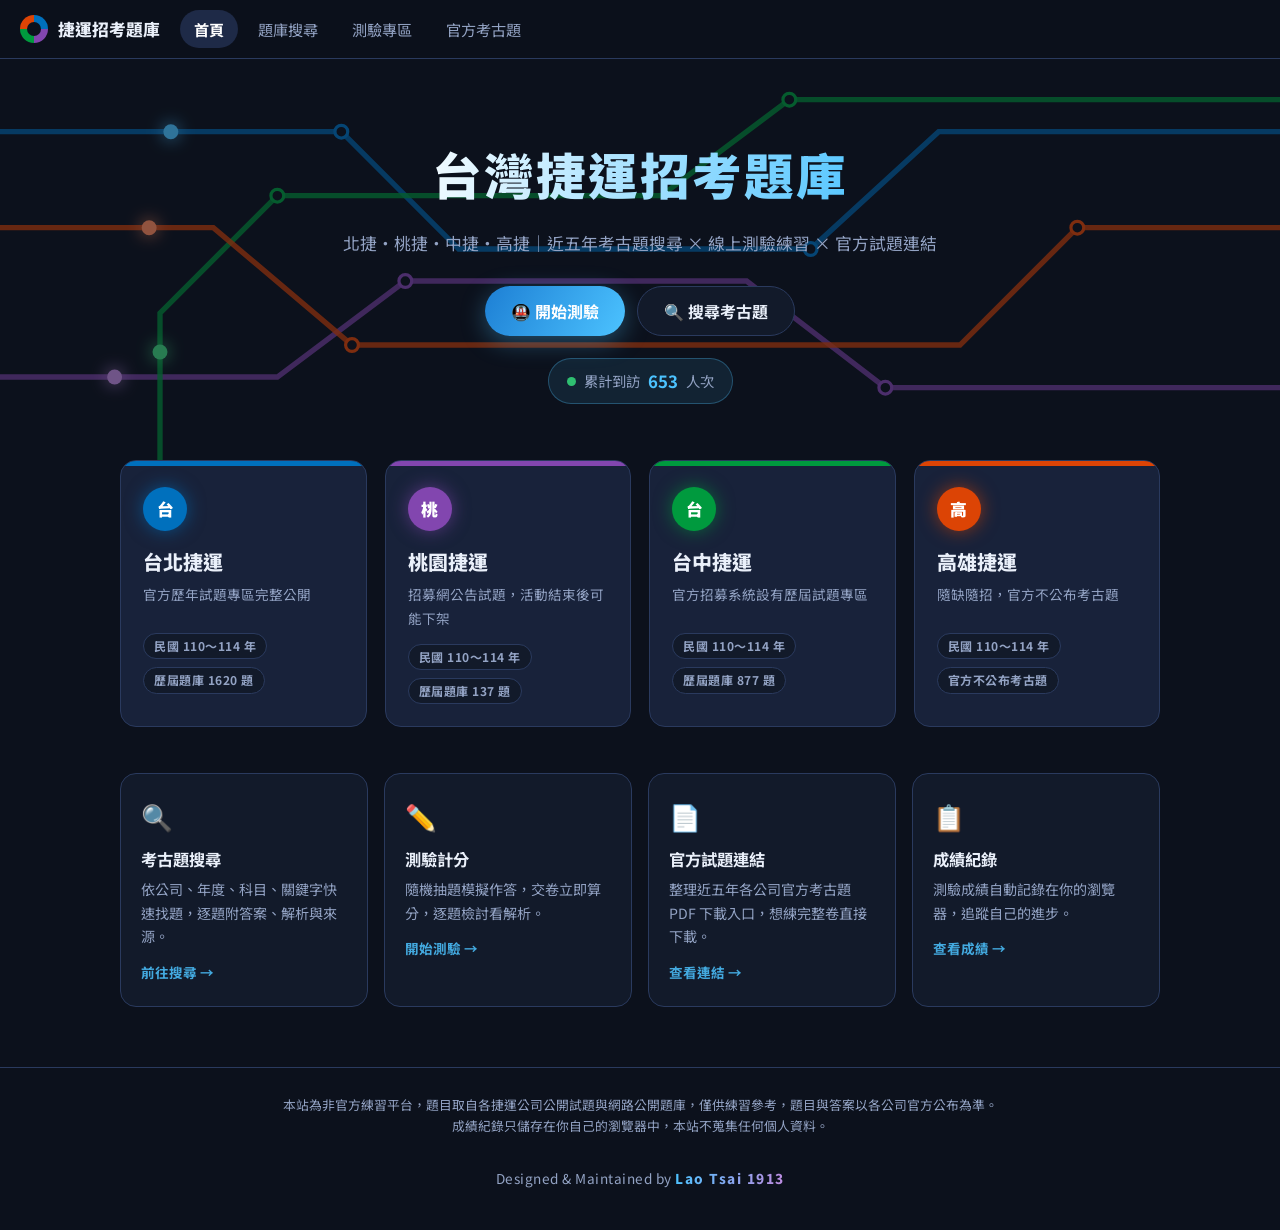
<file: index.html>
<!DOCTYPE html>
<html lang="zh-Hant-TW">
<head>
  <meta charset="UTF-8">
  <meta name="viewport" content="width=device-width, initial-scale=1.0">
  <title>台灣捷運招考題庫｜北捷・桃捷・中捷・高捷 考古題搜尋與測驗</title>
  <meta name="description" content="台北捷運、桃園捷運、台中捷運、高雄捷運招考考古題搜尋與線上測驗練習，附官方歷屆試題連結。">
  <link rel="preconnect" href="https://fonts.googleapis.com">
  <link href="https://fonts.googleapis.com/css2?family=Noto+Sans+TC:wght@400;600;700;900&display=swap" rel="stylesheet">
  <link rel="stylesheet" href="style.css">
</head>
<body>

  <nav class="nav">
    <div class="logo"><span class="logo-mark"></span>捷運招考題庫</div>
    <button data-view="home" class="active">首頁</button>
    <button data-view="search">題庫搜尋</button>
    <button data-view="quiz">測驗專區</button>
    <button data-view="resources">官方考古題</button>
  </nav>

  <!-- ===== 首頁 ===== -->
  <section class="view active" id="view-home" style="max-width:none;padding:0">
    <div class="hero">
      <div class="metro-lines">
        <svg viewBox="0 0 1200 420" preserveAspectRatio="xMidYMid slice" aria-hidden="true">
          <!-- 北捷 藍線 -->
          <path id="lineB" class="mline" stroke="#0070BD" d="M -40 90 L 320 90 L 430 200 L 760 200 L 880 90 L 1240 90"/>
          <!-- 桃捷 紫線 -->
          <path id="lineP" class="mline" stroke="#8246AF" d="M -40 320 L 260 320 L 380 230 L 700 230 L 830 330 L 1240 330"/>
          <!-- 中捷 綠線 -->
          <path id="lineG" class="mline" stroke="#009A3E" d="M 150 460 L 150 260 L 260 150 L 620 150 L 740 60 L 1240 60"/>
          <!-- 高捷 橘線 -->
          <path id="lineO" class="mline" stroke="#DC4405" d="M -40 180 L 200 180 L 330 290 L 900 290 L 1010 180 L 1240 180"/>
          <!-- 站點 -->
          <circle class="mstation" stroke="#0070BD" r="6" cx="320" cy="90"/>
          <circle class="mstation" stroke="#0070BD" r="6" cx="760" cy="200"/>
          <circle class="mstation" stroke="#8246AF" r="6" cx="380" cy="230"/>
          <circle class="mstation" stroke="#8246AF" r="6" cx="830" cy="330"/>
          <circle class="mstation" stroke="#009A3E" r="6" cx="260" cy="150"/>
          <circle class="mstation" stroke="#009A3E" r="6" cx="740" cy="60"/>
          <circle class="mstation" stroke="#DC4405" r="6" cx="330" cy="290"/>
          <circle class="mstation" stroke="#DC4405" r="6" cx="1010" cy="180"/>
          <!-- 移動的列車光點 -->
          <circle class="mtrain" r="7" fill="#4cc3ff" color="#4cc3ff">
            <animateMotion dur="9s" repeatCount="indefinite"><mpath href="#lineB"/></animateMotion>
          </circle>
          <circle class="mtrain" r="7" fill="#c08be0" color="#c08be0">
            <animateMotion dur="12s" repeatCount="indefinite"><mpath href="#lineP"/></animateMotion>
          </circle>
          <circle class="mtrain" r="7" fill="#3fd47e" color="#3fd47e">
            <animateMotion dur="11s" repeatCount="indefinite"><mpath href="#lineG"/></animateMotion>
          </circle>
          <circle class="mtrain" r="7" fill="#ff8a5c" color="#ff8a5c">
            <animateMotion dur="10s" repeatCount="indefinite"><mpath href="#lineO"/></animateMotion>
          </circle>
        </svg>
      </div>
      <h1>台灣捷運招考題庫</h1>
      <p>北捷・桃捷・中捷・高捷｜近五年考古題搜尋 × 線上測驗練習 × 官方試題連結</p>
      <div class="hero-actions">
        <button class="btn btn-primary" onclick="document.querySelector('[data-view=quiz]').click()">🚇 開始測驗</button>
        <button class="btn btn-ghost" onclick="document.querySelector('[data-view=search]').click()">🔍 搜尋考古題</button>
      </div>
      <div class="visitor-pill" title="累計到訪人次（跨裝置統計）">
        <span class="visitor-dot"></span>
        累計到訪 <b id="visitorCount">653</b> 人次
      </div>
    </div>

    <div class="company-grid" id="companyGrid"></div>

    <div class="features">
      <div class="feature" data-goto="search"><div class="f-icon">🔍</div><h4>考古題搜尋</h4><p>依公司、年度、科目、關鍵字快速找題，逐題附答案、解析與來源。</p><span class="feature-go">前往搜尋 →</span></div>
      <div class="feature" data-goto="quiz"><div class="f-icon">✏️</div><h4>測驗計分</h4><p>隨機抽題模擬作答，交卷立即算分，逐題檢討看解析。</p><span class="feature-go">開始測驗 →</span></div>
      <div class="feature" data-goto="resources"><div class="f-icon">📄</div><h4>官方試題連結</h4><p>整理近五年各公司官方考古題 PDF 下載入口，想練完整卷直接下載。</p><span class="feature-go">查看連結 →</span></div>
      <div class="feature" data-goto="history"><div class="f-icon">📋</div><h4>成績紀錄</h4><p>測驗成績自動記錄在你的瀏覽器，追蹤自己的進步。</p><span class="feature-go">查看成績 →</span></div>
    </div>
  </section>

  <!-- ===== 題庫搜尋 ===== -->
  <section class="view" id="view-search">
    <h2 class="section-title">🔍 考古題搜尋</h2>
    <p class="section-sub">收錄各捷運公司近五年官方公開試題（程式解析自官方 PDF），逐題附正確答案；部分題目另有詳解。想練完整年度試卷請到「官方考古題」頁下載 PDF。</p>
    <div class="filters">
      <select id="filterCompany"></select>
      <select id="filterYear"></select>
      <select id="filterSubject"></select>
      <input type="search" id="filterKeyword" placeholder="輸入關鍵字，例如：違約金、班距…">
    </div>
    <div class="result-count" id="resultCount"></div>
    <div id="questionList"></div>
  </section>

  <!-- ===== 測驗專區 ===== -->
  <section class="view" id="view-quiz">
    <h2 class="section-title">✏️ 測驗專區</h2>
    <p class="section-sub">選好範圍按「開始測驗」，系統會隨機抽題；交卷後立即計分並逐題檢討。</p>

    <div class="quiz-setup" id="quizSetupBox">
      <label>測驗範圍</label>
      <select id="quizCompany"></select>
      <label>科目</label>
      <select id="quizSubject"></select>
      <label>題數</label>
      <select id="quizCount">
        <option value="5">5 題（小試身手）</option>
        <option value="10" selected>10 題（標準練習）</option>
        <option value="20">20 題（完整模擬）</option>
        <option value="50">50 題（整份試卷）</option>
        <option value="all">全部題目</option>
      </select>
      <button class="btn btn-primary" id="startQuiz">🚇 開始測驗</button>
      <p class="quiz-hint">高雄捷運不公布考古題，想準備高捷請選「綜合測驗」練共同科目（國文、英文、數理邏輯）。</p>
    </div>

    <div class="quiz-stage" id="quizStage" style="display:none">
      <div class="quiz-progress-bar"><div class="quiz-progress-fill" id="quizProgressFill"></div></div>
      <div class="quiz-meta"><span id="quizMetaLeft"></span><span id="quizMetaRight"></span></div>
      <div class="quiz-q">
        <div class="q-text" id="quizQText"></div>
        <div id="quizOptions"></div>
      </div>
      <div class="quiz-nav">
        <button class="btn btn-ghost" id="quizQuit">放棄</button>
        <div style="display:flex;gap:10px">
          <button class="btn btn-ghost" id="quizPrev">← 上一題</button>
          <button class="btn btn-primary" id="quizNext">下一題 →</button>
        </div>
      </div>
    </div>

    <div id="quizResult" style="display:none"></div>
    <div id="quizHistoryBox"></div>
  </section>

  <!-- ===== 官方考古題 ===== -->
  <section class="view" id="view-resources">
    <h2 class="section-title">📄 官方考古題與招考資訊</h2>
    <p class="section-sub">近五年各捷運公司招考概況與官方試題下載入口。連結以查證當下為準，若失效請由各公司官方入口進入。</p>
    <div id="resourceList"></div>
  </section>

  <footer>
    本站為非官方練習平台，題目取自各捷運公司公開試題與網路公開題庫，僅供練習參考，題目與答案以各公司官方公布為準。<br>
    成績紀錄只儲存在你自己的瀏覽器中，本站不蒐集任何個人資料。
    <div class="signature">Designed &amp; Maintained by <span class="sig-name">Lao Tsai 1913</span></div>
  </footer>

  <script src="data.js"></script>
  <script src="questions.js"></script>
  <script src="app.js"></script>
</body>
</html>
</file>
<file: style.css>
/* ===== 台灣捷運招考題庫 ===== */
:root {
  --bg: #0c111c;
  --bg-soft: #121a2a;
  --card: #18223a;
  --card-hover: #1e2a47;
  --line: #2a3a5e;
  --text: #eaf0fa;
  --text-dim: #93a3c4;
  --trtc: #0070BD;
  --tymetro: #8246AF;
  --tmrt: #009A3E;
  --krtc: #DC4405;
  --accent: #4cc3ff;
  --ok: #2fbf71;
  --bad: #e25563;
  --radius: 16px;
}

* { margin: 0; padding: 0; box-sizing: border-box; }

html { scroll-behavior: smooth; }

body {
  font-family: "Noto Sans TC", "PingFang TC", "Microsoft JhengHei", sans-serif;
  background: var(--bg);
  color: var(--text);
  line-height: 1.7;
  min-height: 100vh;
}

a { color: var(--accent); text-decoration: none; }
a:hover { text-decoration: underline; }

/* ===== 導覽列 ===== */
.nav {
  position: sticky; top: 0; z-index: 50;
  display: flex; align-items: center; gap: 6px;
  padding: 10px 20px;
  background: rgba(12, 17, 28, 0.92);
  backdrop-filter: blur(10px);
  border-bottom: 1px solid var(--line);
  overflow-x: auto;
}
.nav .logo {
  display: flex; align-items: center; gap: 10px;
  font-weight: 800; font-size: 1.05rem;
  margin-right: 14px; white-space: nowrap; cursor: pointer;
}
.logo-mark {
  width: 28px; height: 28px; border-radius: 50%;
  background: conic-gradient(var(--trtc) 0 25%, var(--tymetro) 25% 50%, var(--tmrt) 50% 75%, var(--krtc) 75% 100%);
  position: relative; flex-shrink: 0;
}
.logo-mark::after {
  content: ""; position: absolute; inset: 7px;
  border-radius: 50%; background: var(--bg);
}
.nav button {
  border: none; background: transparent; color: var(--text-dim);
  font-size: 0.95rem; font-family: inherit; cursor: pointer;
  padding: 8px 14px; border-radius: 999px; white-space: nowrap;
  transition: all .2s;
}
.nav button:hover { color: var(--text); background: var(--bg-soft); }
.nav button.active { color: #fff; background: var(--card-hover); font-weight: 700; }

/* ===== 共用 ===== */
.view { display: none; max-width: 1080px; margin: 0 auto; padding: 28px 20px 80px; }
.view.active { display: block; }
.section-title { font-size: 1.5rem; font-weight: 800; margin-bottom: 6px; }
.section-sub { color: var(--text-dim); margin-bottom: 24px; font-size: 0.95rem; }

.badge {
  display: inline-block; padding: 2px 10px; border-radius: 999px;
  font-size: 0.75rem; font-weight: 700; letter-spacing: .5px;
}

/* ===== 首頁 Hero ===== */
.hero {
  position: relative; overflow: hidden;
  padding: 72px 20px 56px; text-align: center;
}
.hero h1 {
  font-size: clamp(1.9rem, 5vw, 3.1rem); font-weight: 900;
  letter-spacing: 2px; margin-bottom: 14px;
  background: linear-gradient(100deg, #fff 30%, var(--accent) 70%);
  -webkit-background-clip: text; background-clip: text; color: transparent;
  position: relative; z-index: 2;
}
.hero p { color: var(--text-dim); font-size: 1.05rem; position: relative; z-index: 2; }
.hero .hero-actions { margin-top: 28px; position: relative; z-index: 2; display: flex; gap: 12px; justify-content: center; flex-wrap: wrap; }
.btn {
  display: inline-block; border: none; cursor: pointer; font-family: inherit;
  padding: 12px 26px; border-radius: 999px; font-size: 1rem; font-weight: 700;
  transition: transform .15s, box-shadow .15s;
}
.btn:hover { transform: translateY(-2px); }
.btn-primary { background: linear-gradient(120deg, #1d7fd4, #4cc3ff); color: #fff; box-shadow: 0 6px 24px rgba(76,195,255,.35); }
.btn-ghost { background: var(--bg-soft); color: var(--text); border: 1px solid var(--line); }

/* 到訪人次計數器 */
.visitor-pill {
  position: relative; z-index: 2; display: inline-flex; align-items: center; gap: 8px;
  margin-top: 22px; padding: 8px 18px; border-radius: 999px;
  background: rgba(76,195,255,.1); border: 1px solid rgba(76,195,255,.3);
  color: var(--text-dim); font-size: 0.9rem;
}
.visitor-pill b { color: var(--accent); font-size: 1.05rem; font-variant-numeric: tabular-nums; }
.visitor-dot {
  width: 9px; height: 9px; border-radius: 50%; background: var(--ok);
  box-shadow: 0 0 0 0 rgba(47,191,113,.6); animation: pulse 2s infinite;
}
@keyframes pulse {
  0% { box-shadow: 0 0 0 0 rgba(47,191,113,.5); }
  70% { box-shadow: 0 0 0 8px rgba(47,191,113,0); }
  100% { box-shadow: 0 0 0 0 rgba(47,191,113,0); }
}

/* 捷運路線動畫背景 */
.metro-lines { position: absolute; inset: 0; z-index: 1; opacity: .55; pointer-events: none; }
.metro-lines svg { width: 100%; height: 100%; }
.mline { fill: none; stroke-width: 5; stroke-linecap: round; opacity: .8; }
.mtrain {
  r: 7; filter: drop-shadow(0 0 8px currentColor);
}
.mstation { fill: var(--bg); stroke-width: 3; }

/* ===== 公司卡片 ===== */
.company-grid {
  display: grid; grid-template-columns: repeat(auto-fit, minmax(230px, 1fr));
  gap: 18px; padding: 0 20px 20px; max-width: 1080px; margin: 0 auto;
}
.company-card {
  position: relative; background: var(--card);
  border: 1px solid var(--line); border-radius: var(--radius);
  padding: 26px 22px 22px; cursor: pointer; overflow: hidden;
  transition: transform .2s, box-shadow .2s, background .2s;
}
.company-card:hover {
  transform: translateY(-5px);
  background: var(--card-hover);
  box-shadow: 0 14px 36px rgba(0,0,0,.45);
}
.company-card::before {
  content: ""; position: absolute; top: 0; left: 0; right: 0; height: 5px;
  background: var(--cc);
}
.company-card .cc-dot {
  width: 44px; height: 44px; border-radius: 50%;
  background: var(--cc); display: flex; align-items: center; justify-content: center;
  font-weight: 900; color: #fff; font-size: 1.05rem; margin-bottom: 14px;
  box-shadow: 0 0 18px color-mix(in srgb, var(--cc) 60%, transparent);
}
.company-card h3 { font-size: 1.25rem; font-weight: 800; margin-bottom: 4px; }
.company-card .cc-tag { color: var(--text-dim); font-size: 0.85rem; min-height: 2.6em; }
.company-card .cc-meta { margin-top: 14px; display: flex; gap: 8px; flex-wrap: wrap; }
.company-card .cc-meta .badge { background: var(--bg-soft); color: var(--text-dim); border: 1px solid var(--line); }

/* 首頁特色區 */
.features {
  display: grid; grid-template-columns: repeat(auto-fit, minmax(220px, 1fr));
  gap: 16px; max-width: 1080px; margin: 26px auto 60px; padding: 0 20px;
}
.feature {
  background: var(--bg-soft); border: 1px solid var(--line);
  border-radius: var(--radius); padding: 20px;
  cursor: pointer; transition: transform .18s, border-color .18s, box-shadow .18s;
}
.feature:hover {
  transform: translateY(-4px); border-color: var(--accent);
  box-shadow: 0 10px 28px rgba(0,0,0,.4);
}
.feature .f-icon { font-size: 1.6rem; }
.feature h4 { margin: 8px 0 4px; font-size: 1.02rem; }
.feature p { color: var(--text-dim); font-size: 0.88rem; }
.feature-go {
  display: inline-block; margin-top: 12px; font-size: 0.85rem;
  font-weight: 700; color: var(--accent); opacity: .85;
}
.feature:hover .feature-go { opacity: 1; }

/* ===== 搜尋區 ===== */
.filters {
  display: grid; grid-template-columns: repeat(auto-fit, minmax(160px, 1fr));
  gap: 12px; margin-bottom: 10px;
}
.filters select, .filters input, .quiz-setup select {
  width: 100%; padding: 11px 14px; border-radius: 12px;
  border: 1px solid var(--line); background: var(--bg-soft);
  color: var(--text); font-family: inherit; font-size: 0.95rem;
  outline: none;
}
.filters select:focus, .filters input:focus { border-color: var(--accent); }
.result-count { color: var(--text-dim); font-size: 0.88rem; margin: 10px 2px 18px; }

.q-card {
  background: var(--card); border: 1px solid var(--line);
  border-radius: var(--radius); padding: 20px 22px; margin-bottom: 16px;
}
.q-card .q-tags { display: flex; gap: 8px; flex-wrap: wrap; margin-bottom: 10px; }
.q-card .q-text { font-weight: 600; margin-bottom: 12px; }
.q-card ol { list-style: none; display: grid; gap: 8px; }
.q-card ol li {
  padding: 9px 14px; border: 1px solid var(--line); border-radius: 10px;
  background: var(--bg-soft); font-size: 0.94rem;
}
.q-card ol li.correct-reveal { border-color: var(--ok); background: rgba(47,191,113,.12); }
.reveal-btn {
  margin-top: 12px; border: 1px solid var(--line); background: transparent;
  color: var(--accent); padding: 7px 16px; border-radius: 999px;
  font-family: inherit; cursor: pointer; font-size: 0.88rem;
}
.reveal-btn:hover { background: var(--bg-soft); }
.q-answer { display: none; margin-top: 12px; padding: 13px 16px; border-radius: 12px; background: rgba(47,191,113,.08); border: 1px solid rgba(47,191,113,.3); font-size: 0.92rem; }
.q-answer.show { display: block; }
.q-answer .src { font-size: 0.8rem; color: var(--text-dim); margin-top: 6px; word-break: break-all; }

/* ===== 測驗專區 ===== */
.quiz-setup {
  background: var(--card); border: 1px solid var(--line);
  border-radius: var(--radius); padding: 26px; max-width: 560px; margin: 0 auto;
}
.quiz-setup label { display: block; font-size: 0.88rem; color: var(--text-dim); margin: 14px 0 6px; }
.quiz-setup .btn { width: 100%; margin-top: 24px; }
.quiz-hint { font-size: 0.85rem; color: var(--text-dim); margin-top: 12px; text-align: center; }

.quiz-stage { max-width: 680px; margin: 0 auto; }
.quiz-progress-bar { height: 8px; background: var(--bg-soft); border-radius: 999px; overflow: hidden; margin-bottom: 8px; }
.quiz-progress-fill { height: 100%; width: 0; background: linear-gradient(90deg, #1d7fd4, #4cc3ff); transition: width .3s; }
.quiz-meta { display: flex; justify-content: space-between; color: var(--text-dim); font-size: 0.85rem; margin-bottom: 18px; }
.quiz-q { background: var(--card); border: 1px solid var(--line); border-radius: var(--radius); padding: 24px; }
.quiz-q .q-text { font-size: 1.08rem; font-weight: 700; margin-bottom: 18px; }
.quiz-opt {
  display: block; width: 100%; text-align: left; font-family: inherit;
  padding: 13px 16px; margin-bottom: 10px; border-radius: 12px;
  border: 1px solid var(--line); background: var(--bg-soft); color: var(--text);
  font-size: 0.96rem; cursor: pointer; transition: all .15s;
}
.quiz-opt:hover { border-color: var(--accent); }
.quiz-opt.selected { border-color: var(--accent); background: rgba(76,195,255,.12); }
.quiz-nav { display: flex; justify-content: space-between; gap: 10px; margin-top: 20px; }
.quiz-nav .btn { padding: 10px 22px; font-size: 0.95rem; }
.quiz-nav .btn:disabled { opacity: .4; cursor: not-allowed; transform: none; }

/* 測驗結果 */
.score-card { text-align: center; padding: 30px 20px; }
.score-ring {
  width: 170px; height: 170px; border-radius: 50%; margin: 0 auto 18px;
  display: flex; flex-direction: column; align-items: center; justify-content: center;
  background:
    radial-gradient(closest-side, var(--bg) 78%, transparent 79% 100%),
    conic-gradient(var(--ok) calc(var(--pct) * 1%), var(--bg-soft) 0);
}
.score-ring .score-num { font-size: 2.6rem; font-weight: 900; line-height: 1.1; }
.score-ring .score-label { font-size: 0.8rem; color: var(--text-dim); }
.score-stats { display: flex; justify-content: center; gap: 26px; color: var(--text-dim); font-size: 0.92rem; margin-bottom: 24px; flex-wrap: wrap; }
.score-stats b { color: var(--text); }

.review-item {
  text-align: left; background: var(--card); border: 1px solid var(--line);
  border-radius: var(--radius); padding: 18px 20px; margin-bottom: 14px;
}
.review-item.right { border-left: 4px solid var(--ok); }
.review-item.wrong { border-left: 4px solid var(--bad); }
.review-item .rv-head { font-size: 0.82rem; margin-bottom: 8px; }
.review-item .rv-head .ok { color: var(--ok); font-weight: 700; }
.review-item .rv-head .bad { color: var(--bad); font-weight: 700; }
.review-item .rv-q { font-weight: 600; margin-bottom: 8px; }
.review-item .rv-detail { font-size: 0.9rem; color: var(--text-dim); }
.review-item .rv-detail .ans-ok { color: var(--ok); font-weight: 700; }
.review-item .rv-detail .ans-bad { color: var(--bad); font-weight: 700; }

/* 歷史成績 */
.history-table { width: 100%; border-collapse: collapse; font-size: 0.9rem; }
.history-table th, .history-table td { padding: 10px 12px; text-align: left; border-bottom: 1px solid var(--line); }
.history-table th { color: var(--text-dim); font-weight: 600; }

/* ===== 官方資源 ===== */
.res-company { margin-bottom: 30px; }
.res-company-head {
  display: flex; align-items: center; gap: 12px; padding: 14px 18px;
  background: var(--card); border: 1px solid var(--line);
  border-left: 6px solid var(--cc); border-radius: var(--radius);
  margin-bottom: 12px;
}
.res-company-head h3 { font-size: 1.15rem; }
.res-company-head .res-note { color: var(--text-dim); font-size: 0.85rem; }
.year-block {
  background: var(--bg-soft); border: 1px solid var(--line);
  border-radius: 12px; padding: 16px 18px; margin: 0 0 10px 16px;
}
.year-block h4 { font-size: 1rem; margin-bottom: 4px; }
.year-block .yb-meta { font-size: 0.84rem; color: var(--text-dim); margin-bottom: 8px; }
.year-block ul { list-style: none; }
.year-block li { font-size: 0.9rem; padding: 3px 0; }
.link-warn { color: var(--text-dim); font-size: 0.78rem; }

/* 高捷說明卡 */
.krtc-notice {
  background: linear-gradient(135deg, rgba(220,68,5,.14), rgba(220,68,5,.04));
  border: 1px solid rgba(220,68,5,.4); border-radius: var(--radius);
  padding: 22px 24px; margin-bottom: 24px;
}
.krtc-notice h3 { color: #ff8a5c; margin-bottom: 8px; }
.krtc-notice p { font-size: 0.93rem; color: var(--text-dim); }

/* ===== Footer ===== */
footer {
  border-top: 1px solid var(--line); padding: 26px 20px 40px;
  text-align: center; color: var(--text-dim); font-size: 0.8rem;
}
.signature {
  margin-top: 16px; padding-top: 14px; font-size: 0.85rem;
  letter-spacing: .5px;
}
.sig-name {
  font-weight: 800; letter-spacing: 1.5px;
  background: linear-gradient(100deg, var(--accent), #c08be0);
  -webkit-background-clip: text; background-clip: text; color: transparent;
}

@media (max-width: 640px) {
  .hero { padding: 48px 16px 36px; }
  .view { padding: 20px 14px 60px; }
  .quiz-nav { flex-wrap: wrap; }
  .quiz-nav .btn { flex: 1; }
}
</file>
